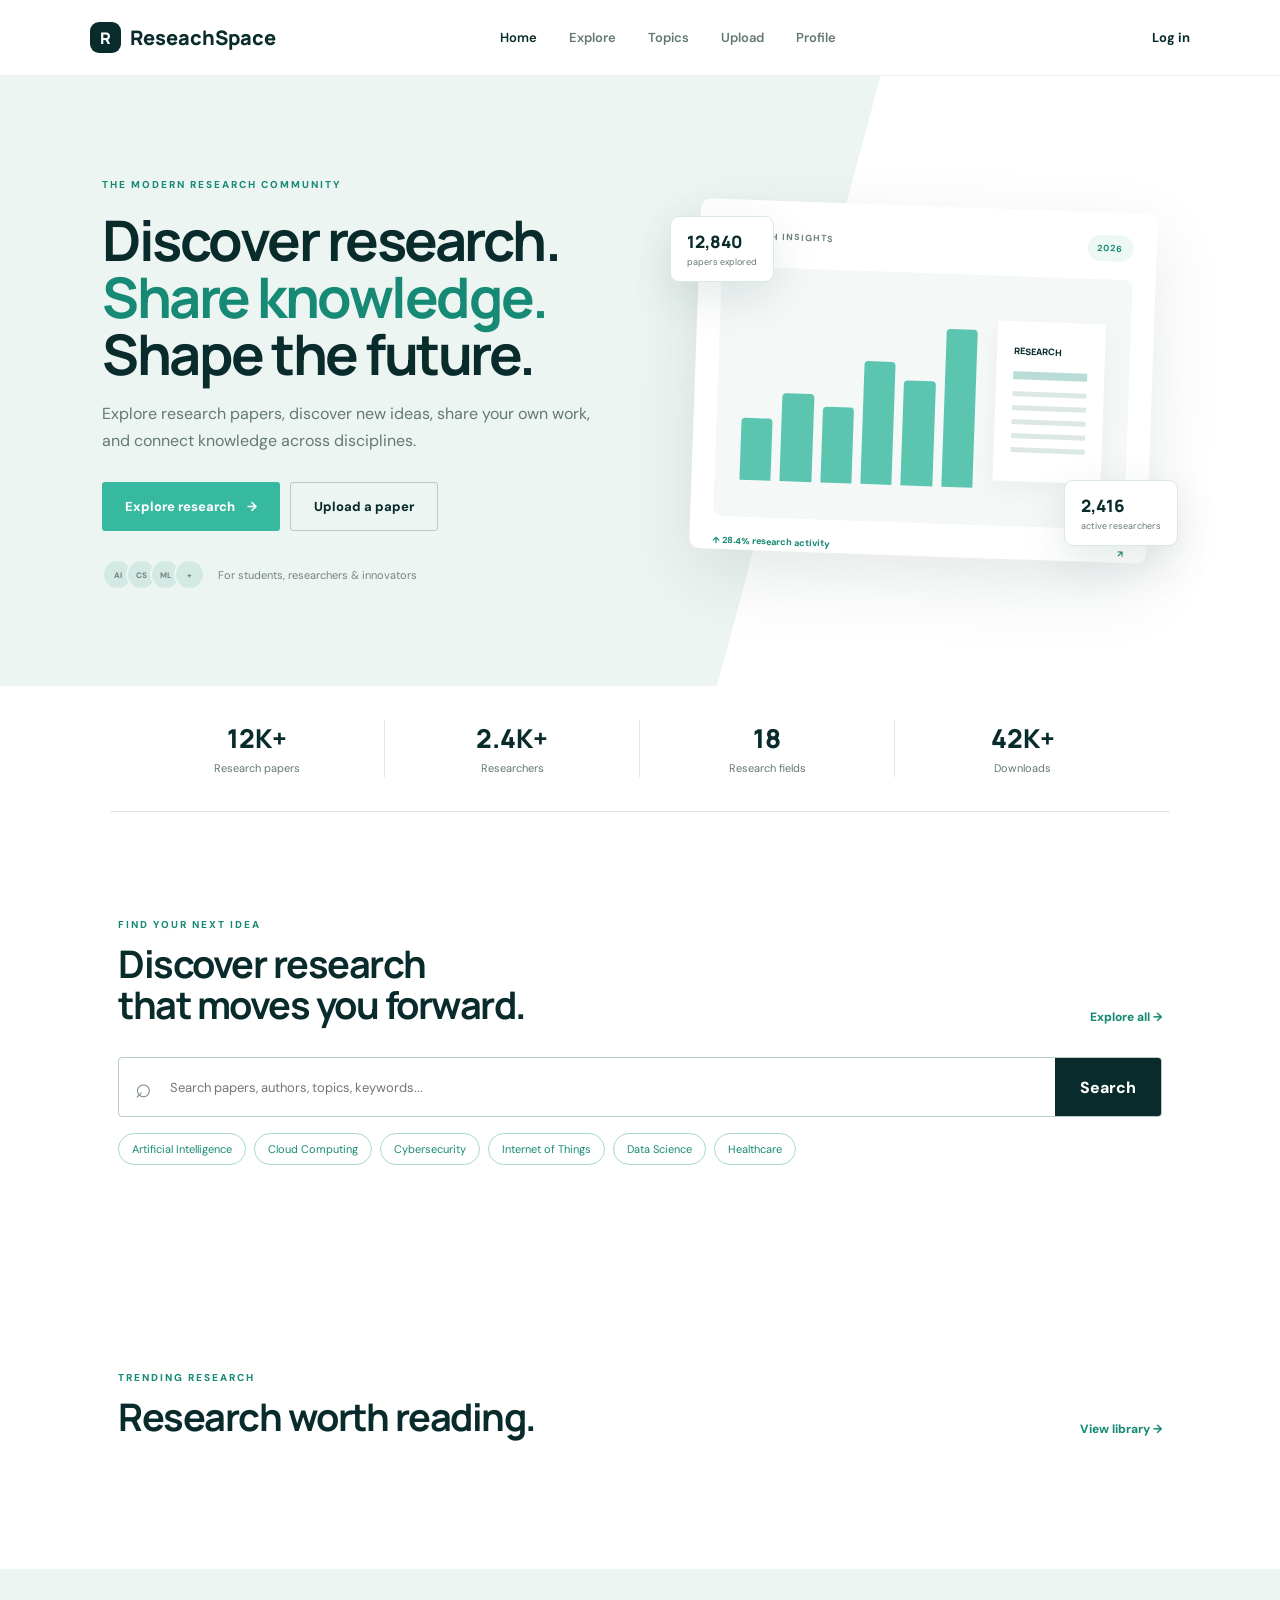
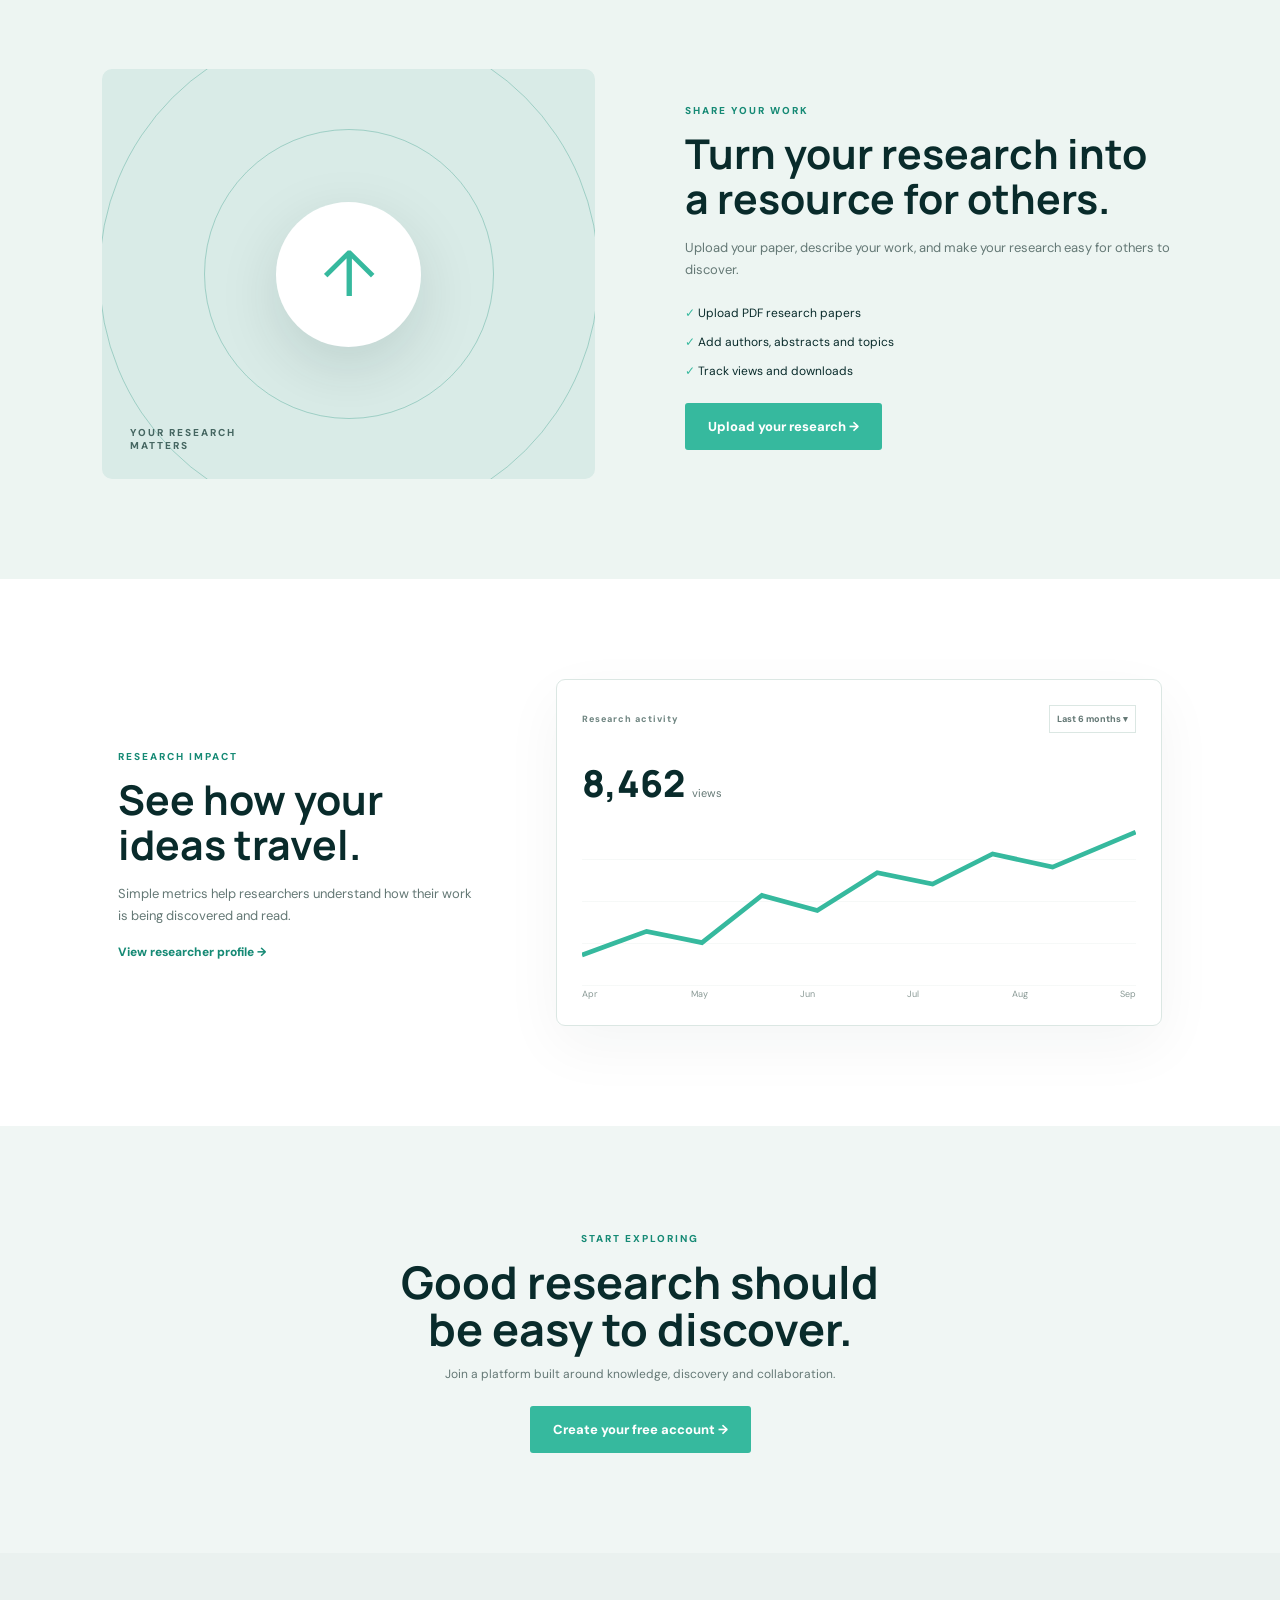
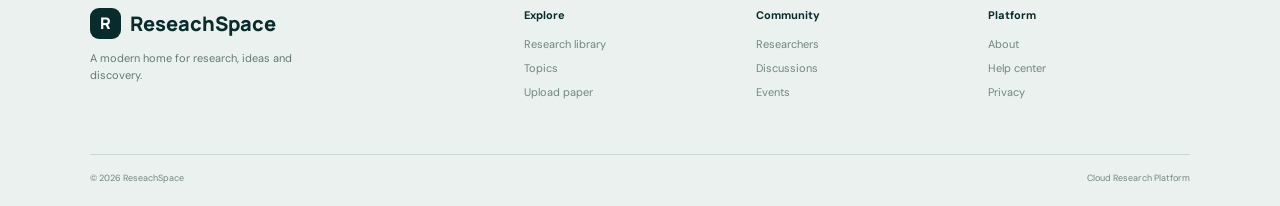
<file: index.html>
<!DOCTYPE html>
<html lang="en">
<head>
<meta charset="UTF-8">
<meta name="viewport" content="width=device-width, initial-scale=1.0">
<title>ReseachSpace | Discover Research</title>
<link rel="stylesheet" href="styles.css">
</head>
<body>
<div id="toast" class="toast"></div>

<header class="navbar">
  <a href="index.html" class="brand"><span class="brand-mark">R</span> ReseachSpace</a>
  <nav class="main-nav">
    <a href="index.html" data-page="index.html">Home</a>
    <a href="explore.html" data-page="explore.html">Explore</a>
    <a href="topics.html" data-page="topics.html">Topics</a>
    <a href="upload.php" data-page="upload.php">Upload</a>
    <a href="profile.html" data-page="profile.html">Profile</a>
  </nav>
  <div class="nav-actions" id="authNav"><a href="login.html" class="login">Log in</a></div>
</header>

<main>
<section class="hero">
  <div class="hero-content">
    <span class="eyebrow">THE MODERN RESEARCH COMMUNITY</span>
    <h1>Discover research.<br><em>Share knowledge.</em><br>Shape the future.</h1>
    <p>Explore research papers, discover new ideas, share your own work, and connect knowledge across disciplines.</p>
    <div class="hero-buttons">
      <a class="btn" href="explore.html">Explore research <b>→</b></a>
      <a class="btn outline" href="upload.php">Upload a paper</a>
    </div>
    <div class="hero-note">
      <span class="avatar-stack"><i>AI</i><i>CS</i><i>ML</i><i>+</i></span>
      <span>For students, researchers & innovators</span>
    </div>
  </div>

  <div class="hero-art">
    <div class="glow"></div>
    <div class="research-card">
      <div class="card-top"><span>RESEARCH INSIGHTS</span><b>2026</b></div>
      <div class="fake-dashboard">
        <div class="chart">
          <span style="height:35%"></span><span style="height:50%"></span>
          <span style="height:43%"></span><span style="height:70%"></span>
          <span style="height:60%"></span><span style="height:90%"></span>
        </div>
        <div class="fake-paper">
          <strong>RESEARCH</strong><hr><i></i><i></i><i></i><i></i><i></i>
        </div>
      </div>
      <div class="card-bottom">↑ 28.4% research activity <b>↗</b></div>
    </div>
    <div class="float-box one"><strong>12,840</strong><small>papers explored</small></div>
    <div class="float-box two"><strong>2,416</strong><small>active researchers</small></div>
  </div>
</section>

<section class="stats">
  <div><strong>12K+</strong><span>Research papers</span></div>
  <div><strong>2.4K+</strong><span>Researchers</span></div>
  <div><strong>18</strong><span>Research fields</span></div>
  <div><strong>42K+</strong><span>Downloads</span></div>
</section>

<section class="section">
  <div class="section-head">
    <div><span class="eyebrow">FIND YOUR NEXT IDEA</span><h2>Discover research<br>that moves you forward.</h2></div>
    <a href="explore.html" class="text-link">Explore all →</a>
  </div>
  <div class="search-box">
    <span>⌕</span>
    <input id="homeSearch" placeholder="Search papers, authors, topics, keywords..."
           onkeydown="if(event.key==='Enter') searchHome()">
    <button onclick="searchHome()">Search</button>
  </div>
  <div class="pills">
    <a href="explore.html?topic=Artificial Intelligence">Artificial Intelligence</a>
    <a href="explore.html?topic=Cloud Computing">Cloud Computing</a>
    <a href="explore.html?topic=Cybersecurity">Cybersecurity</a>
    <a href="explore.html?topic=IoT">Internet of Things</a>
    <a href="explore.html?topic=Data Science">Data Science</a>
    <a href="explore.html?topic=Healthcare">Healthcare</a>
  </div>
</section>

<section class="section featured">
  <div class="section-head">
    <div><span class="eyebrow">TRENDING RESEARCH</span><h2>Research worth reading.</h2></div>
    <a href="explore.html" class="text-link">View library →</a>
  </div>
  <div id="featured" class="paper-grid"></div>
</section>

<section class="feature-band">
  <div class="abstract-art">
    <div class="circle">↑</div>
    <div class="ring r1"></div><div class="ring r2"></div>
    <span>YOUR RESEARCH<br>MATTERS</span>
  </div>
  <div>
    <span class="eyebrow">SHARE YOUR WORK</span>
    <h2>Turn your research into a resource for others.</h2>
    <p>Upload your paper, describe your work, and make your research easy for others to discover.</p>
    <ul class="checks">
      <li>✓ Upload PDF research papers</li>
      <li>✓ Add authors, abstracts and topics</li>
      <li>✓ Track views and downloads</li>
    </ul>
    <a href="upload.php" class="btn">Upload your research →</a>
  </div>
</section>

<section class="section impact">
  <div>
    <span class="eyebrow">RESEARCH IMPACT</span>
    <h2>See how your ideas travel.</h2>
    <p>Simple metrics help researchers understand how their work is being discovered and read.</p>
    <a href="profile.html" class="text-link">View researcher profile →</a>
  </div>
  <div class="analytics">
    <div class="analytics-head"><span>Research activity</span><small>Last 6 months ▾</small></div>
    <strong class="big-number">8,462 <small>views</small></strong>
    <div class="line"><svg viewBox="0 0 600 180" preserveAspectRatio="none"><polyline points="0,145 70,120 130,132 195,82 255,98 320,58 380,70 445,38 510,52 600,15" fill="none" stroke="currentColor" stroke-width="5"/></svg></div>
    <div class="months"><span>Apr</span><span>May</span><span>Jun</span><span>Jul</span><span>Aug</span><span>Sep</span></div>
  </div>
</section>

<section class="cta">
  <span class="eyebrow">START EXPLORING</span>
  <h2>Good research should<br>be easy to discover.</h2>
  <p>Join a platform built around knowledge, discovery and collaboration.</p>
  <a href="signup.html" class="btn">Create your free account →</a>
</section>
</main>

<footer>
  <div class="footer-grid">
    <div><a class="brand" href="index.html"><span class="brand-mark">R</span> ReseachSpace</a><p>A modern home for research, ideas and discovery.</p></div>
    <div><h4>Explore</h4><a href="explore.html">Research library</a><a href="topics.html">Topics</a><a href="upload.php">Upload paper</a></div>
    <div><h4>Community</h4><a href="profile.html">Researchers</a><a href="#">Discussions</a><a href="#">Events</a></div>
    <div><h4>Platform</h4><a href="#">About</a><a href="#">Help center</a><a href="#">Privacy</a></div>
  </div>
  <div class="footer-bottom"><span>© 2026 ReseachSpace</span><span>Cloud Research Platform</span></div>
</footer>
<script src="app.js?v=fix2"></script>
</body>
</html>
</file>
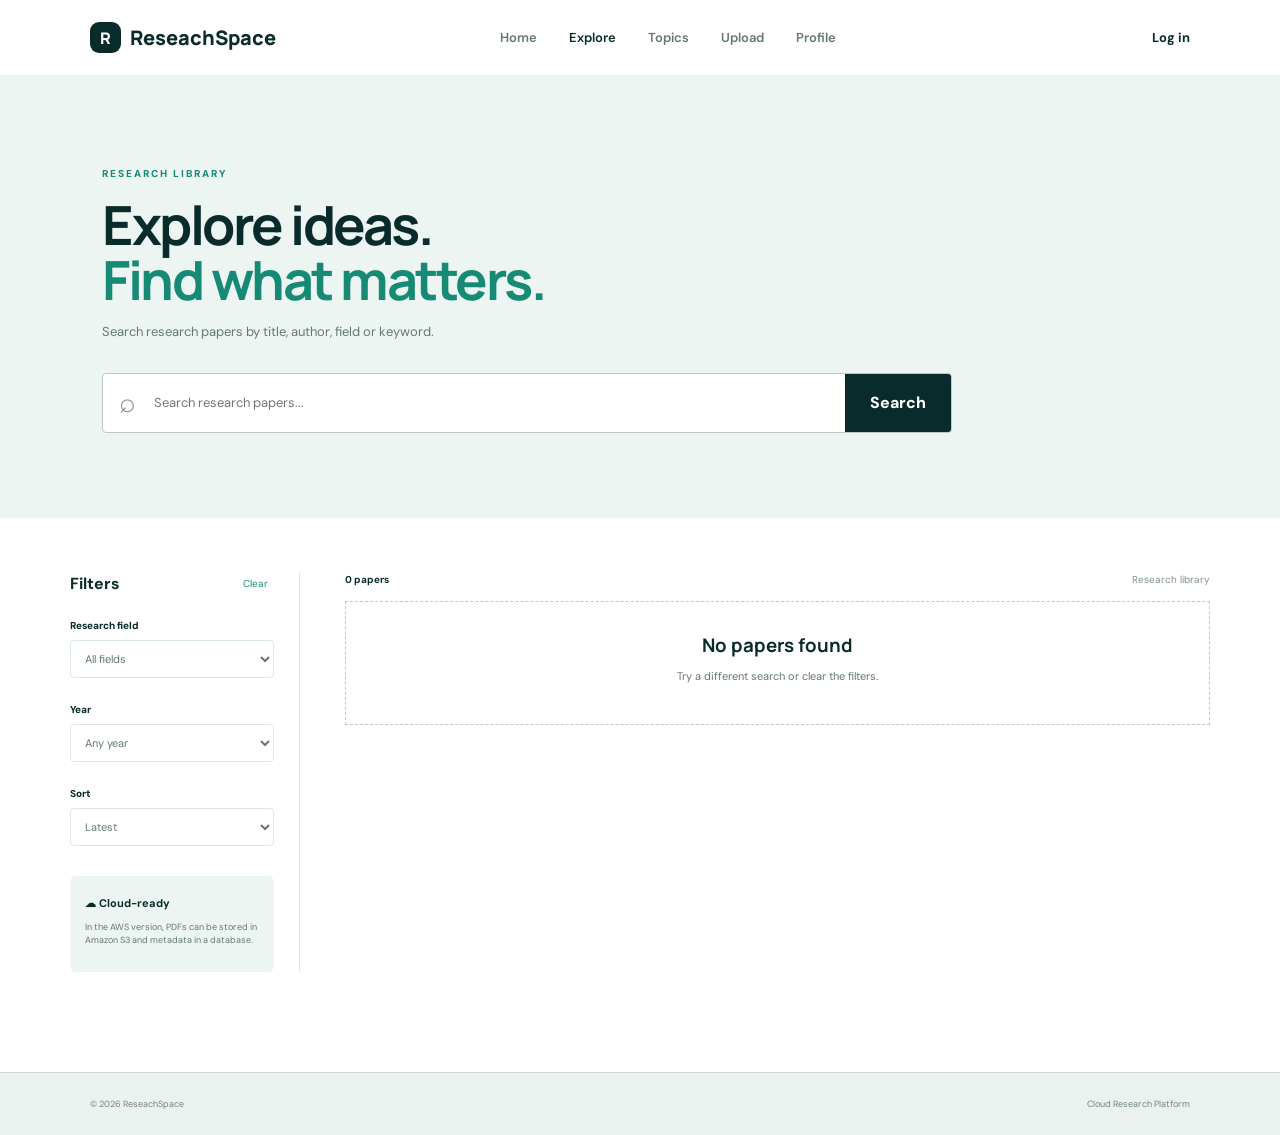
<file: explore.html>
<!DOCTYPE html>
<html lang="en">
<head><meta charset="UTF-8"><meta name="viewport" content="width=device-width, initial-scale=1.0"><title>Explore Research | ReseachSpace</title><link rel="stylesheet" href="styles.css"></head>
<body>
<header class="navbar">
  <a href="index.html" class="brand"><span class="brand-mark">R</span> ReseachSpace</a>
  <nav class="main-nav">
    <a href="index.html" data-page="index.html">Home</a>
    <a href="explore.html" data-page="explore.html">Explore</a>
    <a href="topics.html" data-page="topics.html">Topics</a>
    <a href="upload.php" data-page="upload.php">Upload</a>
    <a href="profile.html" data-page="profile.html">Profile</a>
  </nav>
  <div class="nav-actions" id="authNav"><a href="login.html" class="login">Log in</a></div>
</header>
<main>
<section class="page-hero"><span class="eyebrow">RESEARCH LIBRARY</span><h1>Explore ideas.<br><em>Find what matters.</em></h1><p>Search research papers by title, author, field or keyword.</p>
<div class="search-box"><span>⌕</span><input id="librarySearch" placeholder="Search research papers..." oninput="renderLibrary()"><button onclick="renderLibrary()">Search</button></div></section>
<section class="library">
<aside class="filters">
  <div class="filter-title"><b>Filters</b><button onclick="clearFilters()">Clear</button></div>
  <label>Research field</label>
  <select id="topicFilter" onchange="renderLibrary()"><option value="">All fields</option><option>Artificial Intelligence</option><option>Cloud Computing</option><option>Cybersecurity</option><option>IoT</option><option>Data Science</option><option>Healthcare</option><option>Computer Science</option><option>Physics</option></select>
  <label>Year</label><select id="yearFilter" onchange="renderLibrary()"><option value="">Any year</option><option>2026</option><option>2025</option><option>2024</option><option>2023</option></select>
  <label>Sort</label><select id="sortFilter" onchange="renderLibrary()"><option value="latest">Latest</option><option value="views">Most viewed</option><option value="downloads">Most downloaded</option></select>
  <div class="cloud-note"><b>☁ Cloud-ready</b><p>In the AWS version, PDFs can be stored in Amazon S3 and metadata in a database.</p></div>
</aside>
<div class="results"><div class="results-head"><b id="count">0 papers</b><span>Research library</span></div><div id="paperList"></div></div>
</section>
</main>
<footer class="compact-footer"><span>© 2026 ReseachSpace</span><span>Cloud Research Platform</span></footer>
<script src="app.js?v=fix2"></script>
</body></html>
</file>
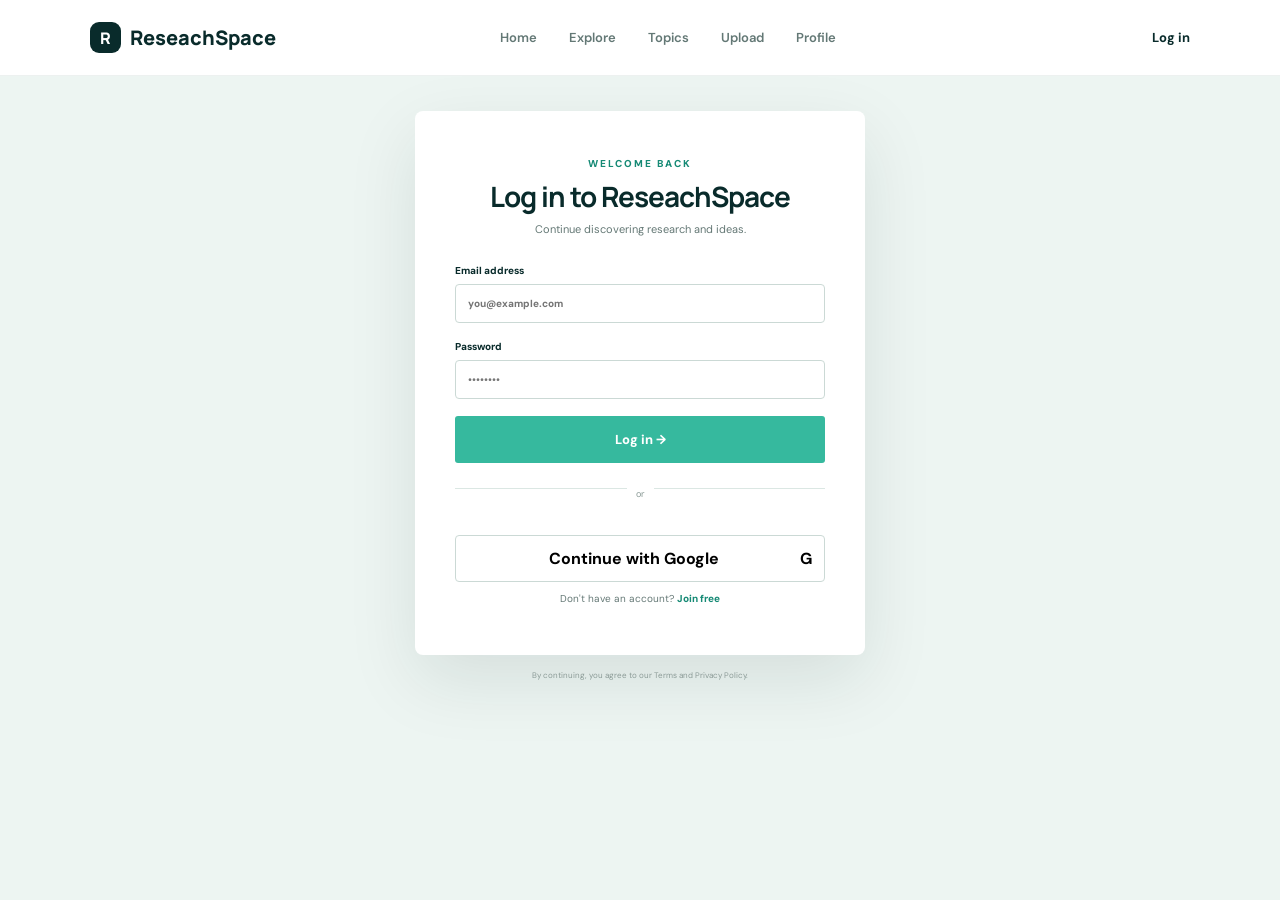
<file: login.html>
<!DOCTYPE html>
<html lang="en">
<head>
<meta charset="UTF-8">
<meta name="viewport" content="width=device-width, initial-scale=1.0">
<title>Login | ReseachSpace</title>
<link rel="stylesheet" href="styles.css">
</head>
<body class="auth" data-auth="login">
<header class="navbar">
  <a href="index.html" class="brand"><span class="brand-mark">R</span> ReseachSpace</a>
  <nav class="main-nav">
    <a href="index.html" data-page="index.html">Home</a>
    <a href="explore.html" data-page="explore.html">Explore</a>
    <a href="topics.html" data-page="topics.html">Topics</a>
    <a href="upload.php" data-page="upload.php">Upload</a>
    <a href="profile.html" data-page="profile.html">Profile</a>
  </nav>
  <div class="nav-actions" id="authNav"><a href="login.html" class="login">Log in</a></div>
</header>
<main class="auth-main">
  <div class="auth-card">
    <div class="auth-heading">
      <span class="eyebrow">WELCOME BACK</span>
      <h1>Log in to ReseachSpace</h1>
      <p>Continue discovering research and ideas.</p>
    </div>

    <form id="authForm">
      <label>Email address
        <input name="email" type="email" required placeholder="you@example.com" autocomplete="email">
      </label>
      <label>Password
        <input name="password" type="password" required placeholder="••••••••" autocomplete="current-password">
      </label>
      <button class="btn full" type="submit">Log in →</button>
    </form>

    <div class="or"><span>or</span></div>
    <button class="google" type="button" onclick="demoLogin()">Continue with Google <b>G</b></button>
    <p class="switch">Don't have an account? <a href="signup.html">Join free</a></p>
  </div>
  <small class="terms">By continuing, you agree to our Terms and Privacy Policy.</small>
</main>
<div id="toast" class="toast"></div>
<script src="app.js?v=fix2"></script>
</body>
</html>
</file>
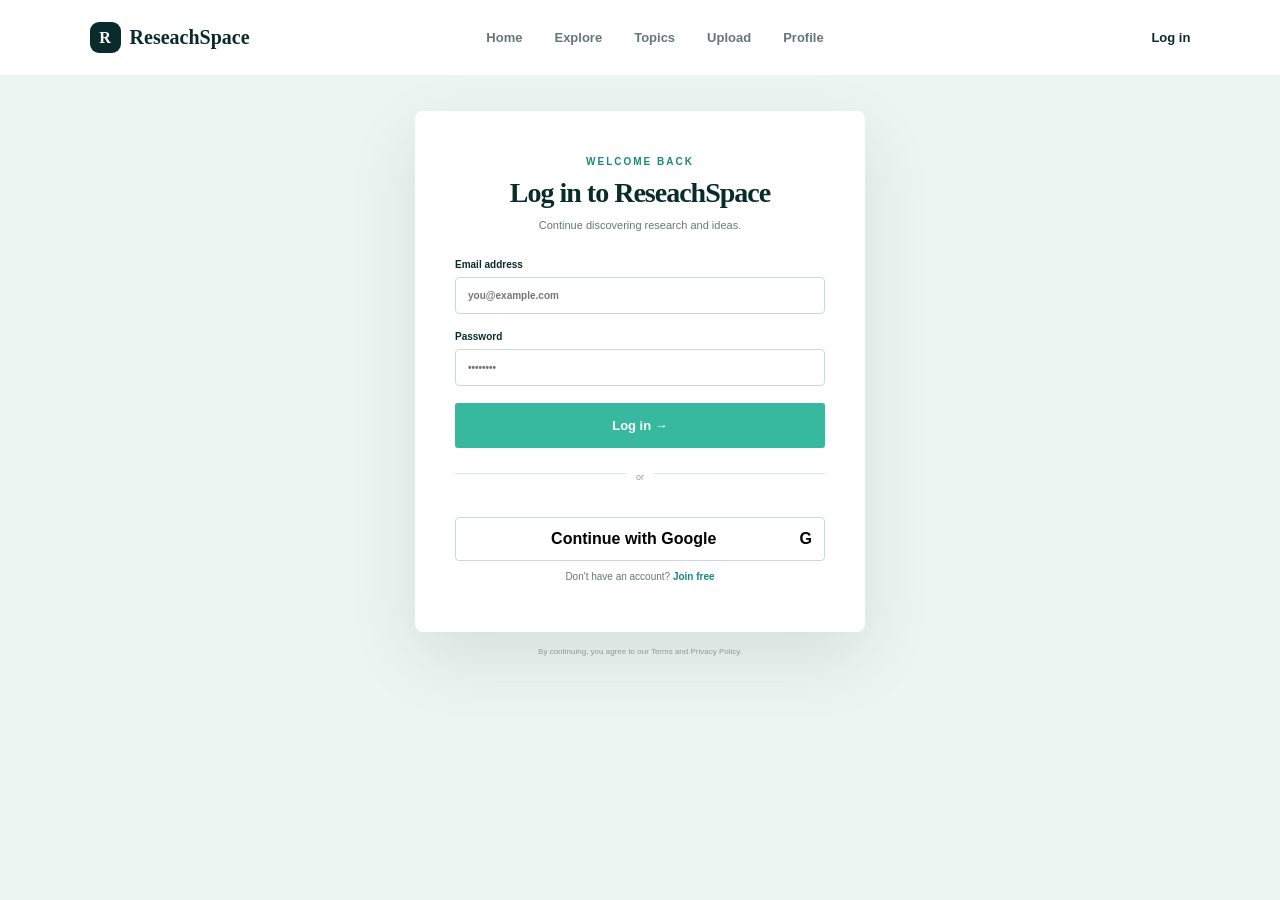
<file: profile.html>
<!DOCTYPE html>
<html lang="en">
<head><meta charset="UTF-8"><meta name="viewport" content="width=device-width, initial-scale=1.0"><title>Researcher Profile | ReseachSpace</title><link rel="stylesheet" href="styles.css"></head>
<body>
<header class="navbar">
  <a href="index.html" class="brand"><span class="brand-mark">R</span> ReseachSpace</a>
  <nav class="main-nav">
    <a href="index.html" data-page="index.html">Home</a>
    <a href="explore.html" data-page="explore.html">Explore</a>
    <a href="topics.html" data-page="topics.html">Topics</a>
    <a href="upload.php" data-page="upload.php">Upload</a>
    <a href="profile.html" data-page="profile.html">Profile</a>
  </nav>
  <div class="nav-actions" id="authNav"><a href="login.html" class="login">Log in</a></div>
</header>
<main class="profile">
<section class="profile-head"><div class="profile-avatar" id="profileAvatar">RS</div><div class="profile-info"><span class="eyebrow">RESEARCHER PROFILE</span><h1 id="profileName">Loading...</h1><p id="profileEmail">Loading...</p><div class="profile-tags"><span>Researcher</span><span>ReseachSpace</span></div></div><button class="btn outline" onclick="toast('Profile editing will be added later.')">Edit profile</button></section>
<section class="profile-stats"><div><b id="profileViews">0</b><small>Total views</small></div><div><b id="profileDownloads">0</b><small>Downloads</small></div><div><b id="profileCitations">0</b><small>Citations</small></div><div><b id="profilePaperCount">0</b><small>Papers</small></div></section>
<section class="profile-content">
  <div>
    <div class="section-mini"><h2>My published research</h2><span id="myPaperCount">0 papers</span></div>
    <div id="profilePapers"></div>

<div id="editModal" class="edit-modal hidden">
  <div class="edit-card">
    <div class="edit-head"><h2>Edit research</h2><button type="button" class="edit-close" onclick="closeEdit()">×</button></div>
    <form id="editForm">
      <input type="hidden" name="id" id="editId">
      <label>Paper title<input name="title" id="editTitle" required></label>
      <div class="two-col"><label>Research field<select name="topic" id="editTopic"><option>Artificial Intelligence</option><option>Cloud Computing</option><option>Cybersecurity</option><option>IoT</option><option>Data Science</option><option>Healthcare</option><option>Computer Science</option><option>Physics</option></select></label><label>Year<select name="year" id="editYear"><option>2026</option><option>2025</option><option>2024</option><option>2023</option></select></label></div>
      <label>Abstract<textarea name="abstract" id="editAbstract" required rows="7"></textarea></label>
      <div class="edit-actions"><button type="button" class="mini" onclick="closeEdit()">Cancel</button><button class="btn small" type="submit">Save changes</button></div>
    </form>
  </div>
</div>

    <div class="section-mini" style="margin-top:42px"><h2>More research on ReseachSpace</h2><span>Featured</span></div>
    <div id="profileFeatured"></div>
  </div>
  <aside class="impact-card"><h3>Research activity</h3><strong id="impactScore">0<small>/100</small></strong><p id="impactText">Upload papers and share your research to build activity.</p><div class="impact-bar"><i id="impactBar"></i></div><small>Activity score</small></aside>
</section>
</main>
<footer class="compact-footer"><span>© 2026 ReseachSpace</span><span>Researcher profile</span></footer>
<div id="toast" class="toast"></div>
<script src="app.js?v=edit1"></script>
</body></html>
</file>
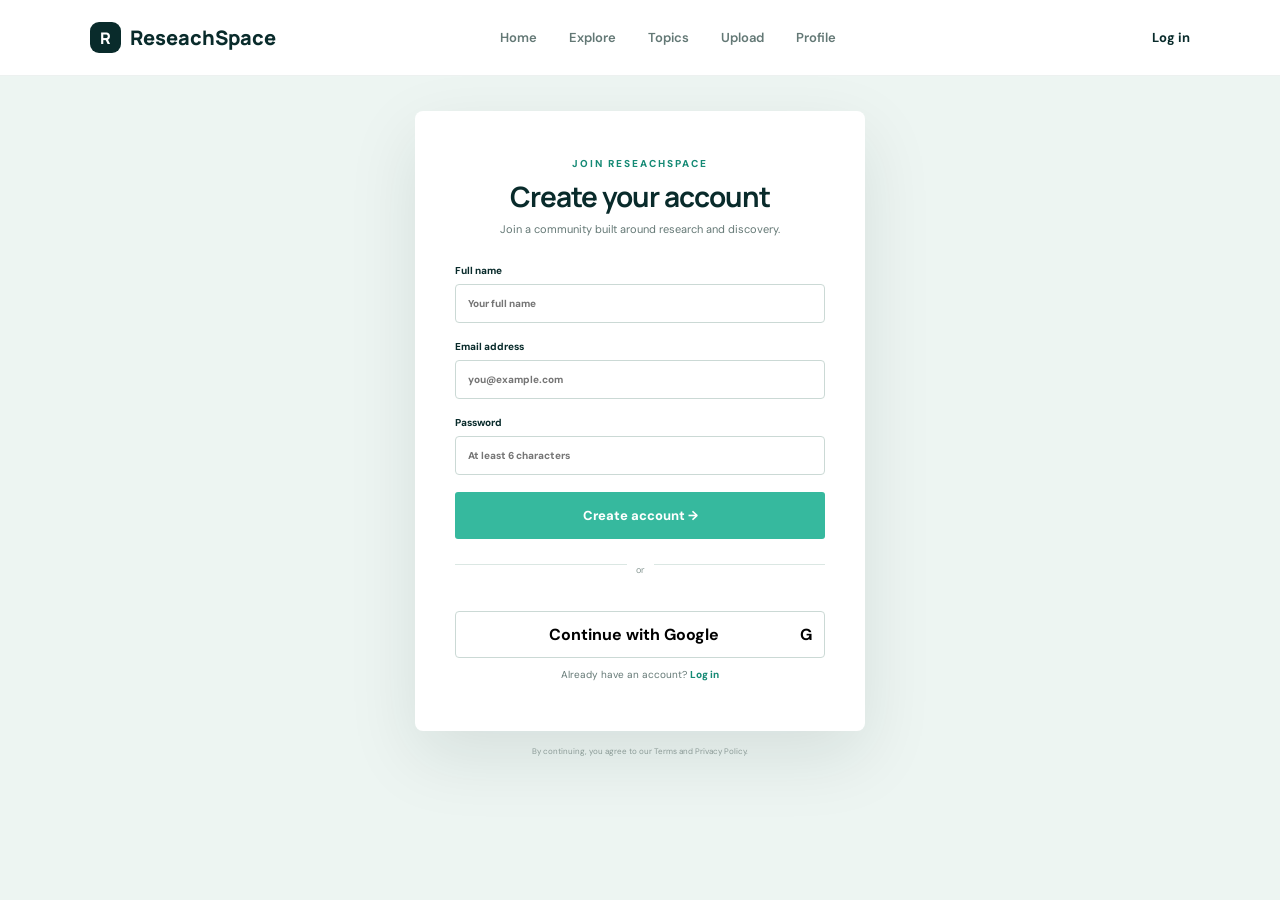
<file: signup.html>
<!DOCTYPE html>
<html lang="en">
<head>
<meta charset="UTF-8">
<meta name="viewport" content="width=device-width, initial-scale=1.0">
<title>Create account | ReseachSpace</title>
<link rel="stylesheet" href="styles.css">
</head>
<body class="auth" data-auth="signup">
<header class="navbar">
  <a href="index.html" class="brand"><span class="brand-mark">R</span> ReseachSpace</a>
  <nav class="main-nav">
    <a href="index.html" data-page="index.html">Home</a>
    <a href="explore.html" data-page="explore.html">Explore</a>
    <a href="topics.html" data-page="topics.html">Topics</a>
    <a href="upload.php" data-page="upload.php">Upload</a>
    <a href="profile.html" data-page="profile.html">Profile</a>
  </nav>
  <div class="nav-actions" id="authNav"><a href="login.html" class="login">Log in</a></div>
</header>
<main class="auth-main">
  <div class="auth-card">
    <div class="auth-heading">
      <span class="eyebrow">JOIN RESEACHSPACE</span>
      <h1>Create your account</h1>
      <p>Join a community built around research and discovery.</p>
    </div>

    <form id="authForm">
      <label>Full name
        <input name="name" type="text" required placeholder="Your full name" autocomplete="name">
      </label>
      <label>Email address
        <input name="email" type="email" required placeholder="you@example.com" autocomplete="email">
      </label>
      <label>Password
        <input name="password" type="password" required minlength="6" placeholder="At least 6 characters" autocomplete="new-password">
      </label>
      <button class="btn full" type="submit">Create account →</button>
    </form>

    <div class="or"><span>or</span></div>
    <button class="google" type="button" onclick="demoLogin()">Continue with Google <b>G</b></button>
    <p class="switch">Already have an account? <a href="login.html">Log in</a></p>
  </div>
  <small class="terms">By continuing, you agree to our Terms and Privacy Policy.</small>
</main>
<div id="toast" class="toast"></div>
<script src="app.js?v=fix2"></script>
</body>
</html>
</file>
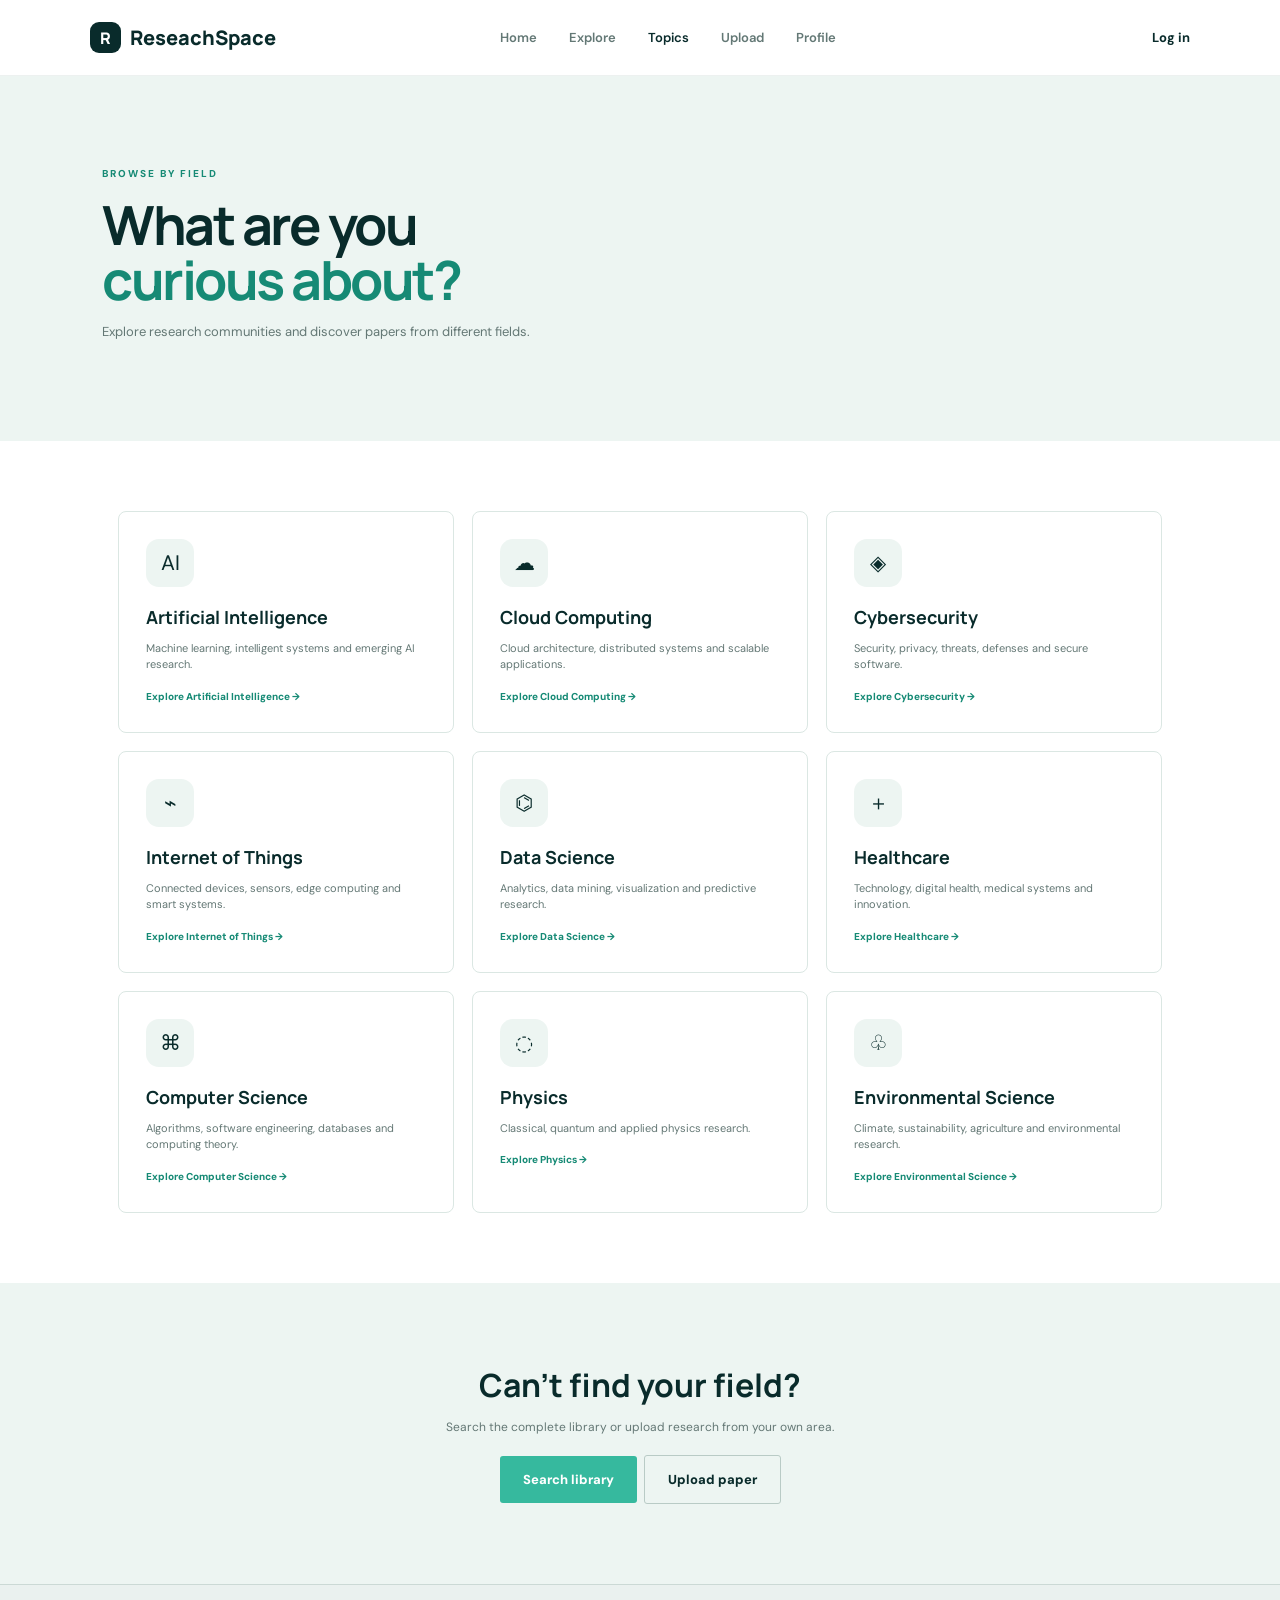
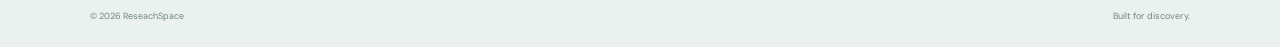
<file: topics.html>
<!DOCTYPE html>
<html lang="en">
<head><meta charset="UTF-8"><meta name="viewport" content="width=device-width, initial-scale=1.0"><title>Topics | ReseachSpace</title><link rel="stylesheet" href="styles.css"></head>
<body>
<header class="navbar">
  <a href="index.html" class="brand"><span class="brand-mark">R</span> ReseachSpace</a>
  <nav class="main-nav">
    <a href="index.html" data-page="index.html">Home</a>
    <a href="explore.html" data-page="explore.html">Explore</a>
    <a href="topics.html" data-page="topics.html">Topics</a>
    <a href="upload.php" data-page="upload.php">Upload</a>
    <a href="profile.html" data-page="profile.html">Profile</a>
  </nav>
  <div class="nav-actions" id="authNav"><a href="login.html" class="login">Log in</a></div>
</header>
<main>
<section class="page-hero"><span class="eyebrow">BROWSE BY FIELD</span><h1>What are you<br><em>curious about?</em></h1><p>Explore research communities and discover papers from different fields.</p></section>
<section id="topicGrid" class="topic-grid"></section>
<section class="topic-cta"><h2>Can't find your field?</h2><p>Search the complete library or upload research from your own area.</p><a href="explore.html" class="btn">Search library</a><a href="upload.php" class="btn outline">Upload paper</a></section>
</main>
<footer class="compact-footer"><span>© 2026 ReseachSpace</span><span>Built for discovery.</span></footer>
<script src="app.js?v=fix2"></script>
</body></html>
</file>
<file: styles.css>
@import url('https://fonts.googleapis.com/css2?family=DM+Sans:wght@400;500;600;700&family=Manrope:wght@500;600;700;800&display=swap');
:root{--ink:#092b2b;--muted:#647875;--teal:#36b99e;--dark-teal:#168a75;--pale:#edf5f2;--line:#dbe7e3;--white:#fff;--shadow:0 25px 70px rgba(9,43,43,.10)}
*{box-sizing:border-box}html{scroll-behavior:smooth}body{margin:0;color:var(--ink);font-family:"DM Sans",sans-serif;background:#fff}a{text-decoration:none;color:inherit}button,input,select,textarea{font:inherit}.navbar{height:76px;padding:0 7vw;display:flex;align-items:center;justify-content:space-between;border-bottom:1px solid #edf1f0;background:#fff;position:sticky;top:0;z-index:50}.brand{font:800 20px Manrope;display:flex;align-items:center;gap:9px}.brand-mark{display:grid;place-items:center;width:31px;height:31px;border-radius:9px;background:var(--ink);color:white;font-size:16px}.navbar nav{display:flex;gap:32px;color:#637875;font-size:13px;font-weight:600}.navbar nav a:hover,.navbar nav .active{color:var(--ink)}.nav-actions{display:flex;align-items:center;gap:19px}.login{font-size:13px;font-weight:700}.btn{display:inline-flex;justify-content:center;align-items:center;gap:12px;padding:15px 23px;border:0;border-radius:3px;background:var(--teal);color:#fff;font-size:13px;font-weight:800;cursor:pointer;transition:.2s}.btn:hover{background:var(--dark-teal);transform:translateY(-1px)}.btn.small{padding:11px 17px}.btn.outline{background:transparent;color:var(--ink);border:1px solid #b9cbc6;box-shadow:none}.btn.outline:hover{background:var(--pale)}.hamburger{display:none;border:0;background:none;font-size:23px}.hero{min-height:610px;padding:75px 8vw;display:grid;grid-template-columns:1fr 1fr;gap:60px;align-items:center;background:linear-gradient(105deg,var(--pale) 0 61%,#fff 61%)}.eyebrow{font-size:10px;letter-spacing:2px;font-weight:800;color:var(--dark-teal)}h1,h2,h3{font-family:Manrope;margin:0}h1{font-size:56px;line-height:1.02;letter-spacing:-2.5px}.hero h1{margin:18px 0}.hero h1 em,h1 em{font-style:normal;color:var(--dark-teal)}.hero p{max-width:560px;color:var(--muted);font-size:16px;line-height:1.7}.hero-buttons{display:flex;gap:10px;margin:28px 0}.hero-note{display:flex;align-items:center;gap:13px;color:#728480;font-size:11px}.avatar-stack{display:flex}.avatar-stack i{font-style:normal;width:31px;height:31px;border-radius:50%;display:grid;place-items:center;background:#d3e9e3;border:2px solid var(--pale);margin-left:-7px;font-size:8px;font-weight:800}.avatar-stack i:first-child{margin-left:0}.hero-art{height:430px;position:relative;display:grid;place-items:center}.glow{position:absolute;width:350px;height:350px;background:#dcefea;border-radius:50%}.research-card{width:min(465px,90%);height:350px;padding:23px;background:#fff;border-radius:10px;box-shadow:var(--shadow);position:relative;z-index:2;transform:rotate(2deg)}.card-top,.card-bottom,.analytics-head{display:flex;justify-content:space-between;align-items:center;color:#6f8581;font-size:9px;font-weight:800;letter-spacing:1px}.card-top b{background:#edf7f4;padding:7px 10px;border-radius:20px;color:var(--dark-teal)}.fake-dashboard{height:250px;margin:18px 0;background:#f4f8f7;border-radius:8px;display:flex;align-items:center;gap:20px;padding:25px}.chart{height:175px;flex:1;display:flex;gap:9px;align-items:flex-end}.chart span{flex:1;background:var(--teal);border-radius:4px 4px 0 0;opacity:.8}.fake-paper{height:160px;width:108px;background:#fff;padding:17px;box-shadow:0 8px 25px #0000000b}.fake-paper strong{font:800 9px Manrope}.fake-paper hr{border:0;border-top:8px solid #b9ddd6;margin:12px 0}.fake-paper i{display:block;height:5px;background:#dce8e5;margin:9px 0}.card-bottom{letter-spacing:0;color:var(--dark-teal)}.float-box{position:absolute;background:#fff;border:1px solid var(--line);box-shadow:0 15px 45px #092b2b1b;border-radius:9px;padding:13px 16px;z-index:4}.float-box strong,.float-box small{display:block}.float-box strong{font:800 17px Manrope}.float-box small{font-size:9px;color:var(--muted);margin-top:3px}.float-box.one{left:0;top:50px}.float-box.two{right:0;bottom:50px}.stats{max-width:1060px;margin:auto;padding:34px 20px;display:grid;grid-template-columns:repeat(4,1fr);border-bottom:1px solid var(--line)}.stats div{text-align:center;border-right:1px solid var(--line)}.stats div:last-child{border:0}.stats strong{display:block;font:800 26px Manrope}.stats span{font-size:11px;color:var(--muted)}.section{max-width:1100px;margin:auto;padding:100px 28px}.section-head{display:flex;align-items:end;justify-content:space-between;margin-bottom:32px}.section-head h2{font-size:38px;line-height:1.08;letter-spacing:-1.5px;margin-top:10px}.text-link{color:var(--dark-teal);font-size:12px;font-weight:800}.search-box{height:60px;border:1px solid #b9cbc6;display:flex;align-items:center;border-radius:4px;overflow:hidden}.search-box>span{font-size:28px;color:#81928e;padding:0 16px}.search-box input{border:0;outline:0;flex:1;color:var(--ink);font-size:13px}.search-box button{height:100%;border:0;background:var(--ink);color:#fff;padding:0 25px;font-weight:800;cursor:pointer}.pills{display:flex;flex-wrap:wrap;gap:8px;margin-top:16px}.pills a,.profile-tags span{border:1px solid #a9d9cf;border-radius:25px;padding:8px 13px;color:var(--dark-teal);font-size:11px}.paper-grid{display:grid;grid-template-columns:repeat(3,1fr);gap:17px}.paper-card{border:1px solid var(--line);padding:22px;border-radius:7px;transition:.2s}.paper-card:hover,.topic-card:hover{transform:translateY(-3px);box-shadow:var(--shadow)}.paper-topic{font-size:9px;font-weight:800;letter-spacing:1px;color:var(--dark-teal)}.paper-card h3{font-size:17px;line-height:1.3;margin:12px 0}.paper-card p,.library-paper p{font-size:11px;color:var(--muted);line-height:1.6}.paper-meta{display:flex;justify-content:space-between;border-top:1px solid var(--line);padding-top:14px;margin-top:17px;color:#7b8d89;font-size:9px}.feature-band{padding:100px 8vw;background:var(--pale);display:grid;grid-template-columns:1fr 1fr;gap:90px;align-items:center}.abstract-art{height:410px;border-radius:10px;background:#d9ebe7;position:relative;display:grid;place-items:center;overflow:hidden}.circle{width:145px;height:145px;background:#fff;border-radius:50%;display:grid;place-items:center;font-size:65px;color:var(--teal);box-shadow:0 20px 60px #092b2b20;z-index:2}.ring{position:absolute;border:1px solid #168a754d;border-radius:50%;width:290px;height:290px}.ring.r2{width:500px;height:500px}.abstract-art>span{position:absolute;left:28px;bottom:27px;font-size:10px;letter-spacing:2px;font-weight:800;color:#456661}.feature-band h2,.impact h2{font-size:41px;line-height:1.08;margin:12px 0 17px}.feature-band p,.impact p{color:var(--muted);line-height:1.7;font-size:13px}.checks{padding:0;list-style:none;margin:24px 0}.checks li{font-size:12px;margin:13px 0}.checks li::first-letter{color:var(--teal)}.impact{display:grid;grid-template-columns:.75fr 1.25fr;gap:75px;align-items:center}.analytics{border:1px solid var(--line);border-radius:9px;padding:25px;box-shadow:0 20px 60px #092b2b0c}.analytics-head small{border:1px solid var(--line);padding:7px;color:var(--muted);font-size:9px;letter-spacing:0}.big-number{display:block;font:800 37px Manrope;margin:25px 0 10px}.big-number small{font:400 11px DM Sans;color:var(--muted)}.line{height:170px;background:repeating-linear-gradient(to bottom,transparent 0,transparent 41px,#edf2f0 42px);color:var(--teal)}.line svg{width:100%;height:100%}.months{display:flex;justify-content:space-between;color:#899995;font-size:9px}.cta{text-align:center;background:#f0f6f4;padding:100px 20px}.cta h2{font-size:45px;line-height:1.05;margin:12px 0}.cta p{color:var(--muted);font-size:12px;margin-bottom:24px}footer{background:#eaf1ef;padding:55px 7vw 22px}.footer-grid{display:grid;grid-template-columns:2fr 1fr 1fr 1fr;gap:30px;padding-bottom:45px}.footer-grid p{max-width:250px;color:var(--muted);font-size:11px;line-height:1.6}.footer-grid h4{font-size:11px;margin:0 0 15px}.footer-grid>div>a:not(.brand){display:block;color:#718582;font-size:11px;margin:10px 0}.footer-bottom{border-top:1px solid #cbd9d5;padding-top:17px;display:flex;justify-content:space-between;color:#718582;font-size:9px}.compact-footer{display:flex;justify-content:space-between;background:#eaf1ef;padding:25px 7vw;color:#718582;font-size:9px;border-top:1px solid #cbd9d5}.page-hero{background:var(--pale);padding:85px 8vw}.page-hero.center{text-align:center}.page-hero h1{font-size:54px;margin:15px 0}.page-hero p{color:var(--muted);font-size:13px;max-width:570px;line-height:1.6}.page-hero.center p{margin:auto}.page-hero .search-box{max-width:850px;margin-top:30px;background:#fff}.library{max-width:1200px;margin:auto;padding:55px 30px 100px;display:grid;grid-template-columns:230px 1fr;gap:45px}.filters{border-right:1px solid var(--line);padding-right:25px}.filter-title{display:flex;justify-content:space-between}.filter-title button{border:0;background:none;color:var(--dark-teal);font-size:10px;cursor:pointer}.filters label{display:block;font-size:10px;font-weight:800;margin:25px 0 8px}.filters select{width:100%;padding:10px;border:1px solid var(--line);background:#fff;border-radius:4px;font-size:11px;color:var(--muted)}.cloud-note{margin-top:30px;background:var(--pale);padding:15px;border-radius:6px}.cloud-note b{font-size:11px}.cloud-note p{font-size:9px;line-height:1.5;color:var(--muted)}.results-head{display:flex;justify-content:space-between;font-size:10px;color:#81918e;margin-bottom:15px}.results-head b{color:var(--ink)}.library-paper{border:1px solid var(--line);border-radius:7px;padding:22px;margin-bottom:13px}.library-paper h2{font-size:19px;margin:9px 0}.paper-actions{display:flex;gap:8px;margin-top:16px}.mini{padding:9px 12px;border:1px solid #b9cbc6;background:#fff;border-radius:3px;font-size:10px;font-weight:800;cursor:pointer}.mini.primary{background:var(--ink);border-color:var(--ink);color:#fff}.delete-paper{color:#a33;border-color:#d9b7b7;background:#fff}.delete-paper:hover{background:#fff2f2;border-color:#c88}.empty{padding:30px;border:1px dashed #b9cbc6;text-align:center}.empty p{color:var(--muted);font-size:11px}.topic-grid{max-width:1100px;margin:auto;padding:70px 28px;display:grid;grid-template-columns:repeat(3,1fr);gap:18px}.topic-card{border:1px solid var(--line);border-radius:8px;padding:27px;min-height:205px;transition:.2s}.topic-icon{width:48px;height:48px;display:grid;place-items:center;border-radius:13px;background:var(--pale);font-size:21px}.topic-card h3{font-size:18px;margin:18px 0 7px}.topic-card p{font-size:11px;color:var(--muted);line-height:1.5}.topic-card a{font-size:10px;font-weight:800;color:var(--dark-teal)}.topic-cta{text-align:center;padding:80px 20px;background:var(--pale)}.topic-cta h2{font-size:32px}.topic-cta p{color:var(--muted);font-size:12px;margin-bottom:20px}.topic-cta .outline{margin-left:7px}.upload-layout{max-width:1100px;margin:50px auto 100px;padding:0 25px;display:grid;grid-template-columns:1fr 310px;gap:45px}.upload-form{border:1px solid var(--line);border-radius:8px;padding:34px}.form-heading{display:flex;justify-content:space-between;border-bottom:1px solid var(--line);padding-bottom:18px;margin-bottom:24px}.form-heading h2{font-size:21px}.form-heading p{font-size:10px;color:var(--muted);margin:5px 0}.form-heading>b{color:#a5b6b2;font:700 12px Manrope}.upload-form label{display:block;font-size:10px;font-weight:800;margin-bottom:18px}.upload-form input,.upload-form select,.upload-form textarea{width:100%;display:block;margin-top:7px;border:1px solid #cbd9d5;border-radius:4px;padding:12px;outline:0;background:#fff;color:var(--ink);font-size:12px}.upload-form textarea{resize:vertical}.two-col{display:grid;grid-template-columns:1fr 140px;gap:14px}.second{margin-top:35px}.dropzone{text-align:center!important;border:1.5px dashed #9fc8bf!important;background:#f7fbfa;padding:30px;border-radius:6px;cursor:pointer}.dropzone input{display:none}.dropzone>span{display:grid;place-items:center;width:46px;height:46px;border-radius:50%;background:#dff1ec;color:var(--dark-teal);font-size:23px;margin:0 auto 10px}.dropzone strong,.dropzone small{display:block}.dropzone small{color:var(--muted);font-weight:400;margin-top:7px}.submit-row{display:flex;justify-content:space-between;align-items:center;margin-top:25px}.submit-row small{font-size:9px;color:var(--muted)}.upload-side{display:flex;flex-direction:column;gap:14px}.dark-card{background:var(--ink);color:#fff;padding:27px;border-radius:8px}.dark-card .eyebrow{color:#6ad8bf}.dark-card h3{color:#fff;font-size:22px;line-height:1.2;margin:13px 0 25px}.dark-card div{border-top:1px solid #ffffff22;padding:14px 0}.dark-card div b,.dark-card div small{display:block}.dark-card div b{font:800 21px Manrope}.dark-card div small{font-size:9px;color:#b7cfca}.info-card{padding:18px;background:var(--pale);border-radius:7px}.info-card b{font-size:11px}.info-card p{font-size:10px;color:var(--muted);line-height:1.5}.auth{background:var(--pale);min-height:100vh}.auth-logo{padding:30px 7vw}.auth-main{display:grid;place-items:center;padding:35px 20px}.auth-card{width:min(450px,100%);background:#fff;border-radius:8px;padding:40px;box-shadow:var(--shadow)}.auth-heading{text-align:center;margin-bottom:28px}.auth-heading h1{font-size:28px;letter-spacing:-1px;margin:10px 0}.auth-heading p{font-size:11px;color:var(--muted)}#authForm label{display:block;font-size:10px;font-weight:800;margin-bottom:17px}.auth-card input{width:100%;display:block;margin-top:7px;border:1px solid #cbd9d5;padding:12px;border-radius:4px;outline:0}.full{width:100%}.hidden{display:none!important}.or{border-top:1px solid var(--line);text-align:center;margin:25px 0}.or span{position:relative;top:-8px;background:#fff;padding:0 9px;color:#899995;font-size:9px}.google{width:100%;padding:12px;background:#fff;border:1px solid #cbd9d5;border-radius:4px;font-weight:700;cursor:pointer}.google b{float:right}.switch{text-align:center;color:var(--muted);font-size:10px}.switch button{border:0;background:none;color:var(--dark-teal);font-weight:800;cursor:pointer}.terms{color:#8a9a96;font-size:8px;margin-top:15px}.profile{max-width:1100px;margin:auto;padding:60px 25px 100px}.profile-head{display:flex;align-items:center;gap:24px;border-bottom:1px solid var(--line);padding-bottom:38px}.profile-avatar{width:95px;height:95px;border-radius:50%;background:var(--ink);color:#fff;display:grid;place-items:center;font:800 27px Manrope}.profile-info{flex:1}.profile-info h1{font-size:38px;letter-spacing:-1px;margin:7px 0}.profile-info p{font-size:12px;color:var(--muted)}.profile-tags{display:flex;gap:6px;flex-wrap:wrap;margin-top:11px}.profile-tags span{font-size:9px;padding:6px 9px}.profile-stats{display:grid;grid-template-columns:repeat(4,1fr);padding:30px 0;border-bottom:1px solid var(--line)}.profile-stats div{border-right:1px solid var(--line);padding-left:20px}.profile-stats div:first-child{padding-left:0}.profile-stats div:last-child{border:0}.profile-stats b,.profile-stats small{display:block}.profile-stats b{font:800 25px Manrope}.profile-stats small{font-size:9px;color:var(--muted);margin-top:4px}.profile-content{display:grid;grid-template-columns:1fr 280px;gap:50px;margin-top:50px}.section-mini{display:flex;justify-content:space-between;align-items:center;margin-bottom:15px}.section-mini h2{font-size:23px}.section-mini span{font-size:9px;color:var(--muted)}.profile-paper{padding:18px 0;border-bottom:1px solid var(--line)}.profile-paper h3{font-size:16px;margin:8px 0}.profile-paper p{font-size:9px;color:var(--muted)}.impact-card{background:var(--pale);padding:25px;border-radius:8px;height:max-content}.impact-card h3{font-size:17px}.impact-card>strong{font:800 53px Manrope;display:block;margin:18px 0 5px}.impact-card>strong small{font:400 14px DM Sans;color:var(--muted)}.impact-card p{font-size:10px;color:var(--muted);line-height:1.5}.impact-bar{height:7px;background:#d3e2de;border-radius:10px;overflow:hidden;margin:25px 0 7px}.impact-bar i{display:block;width:82%;height:100%;background:var(--teal)}.impact-card>small{font-size:8px;color:var(--muted)}.toast{position:fixed;right:20px;bottom:20px;background:var(--ink);color:#fff;padding:13px 17px;border-radius:5px;font-size:11px;opacity:0;transform:translateY(10px);transition:.25s;z-index:100}.toast.show{opacity:1;transform:translateY(0)}

/* Consistent site navigation */
.navbar .main-nav{align-items:center}
.navbar .main-nav a{white-space:nowrap}
.nav-actions:empty{min-width:140px}
.nav-actions .nav-logout{min-width:88px}
@media(max-width:850px){.nav-actions:empty{min-width:0}}
@media(max-width:850px){.navbar nav{display:none}.navbar.open nav{display:flex;position:absolute;left:0;right:0;top:76px;background:#fff;padding:20px 7vw;flex-direction:column;gap:16px;border-bottom:1px solid var(--line)}.hamburger{display:block}.hero{grid-template-columns:1fr;background:var(--pale);padding-top:55px}.paper-grid,.topic-grid{grid-template-columns:1fr 1fr}.feature-band,.impact{grid-template-columns:1fr;gap:45px}.library,.upload-layout{grid-template-columns:1fr}.filters{border-right:0;border-bottom:1px solid var(--line);padding:0 0 25px}.footer-grid{grid-template-columns:1fr 1fr}.profile-content{grid-template-columns:1fr}.profile-head{flex-wrap:wrap}.stats{grid-template-columns:1fr 1fr;gap:20px}.stats div:nth-child(2){border:0}.stats div{border-bottom:1px solid var(--line);padding-bottom:15px}}
@media(max-width:560px){.nav-actions .login{display:none}.hero{padding:45px 24px}.hero h1,.page-hero h1{font-size:39px}.hero-art{height:330px}.research-card{height:275px}.fake-dashboard{height:190px}.chart{height:130px}.fake-paper{height:120px}.float-box.one{left:-8px}.float-box.two{right:-7px}.section{padding:70px 20px}.section-head{display:block}.section-head .text-link{display:inline-block;margin-top:14px}.paper-grid,.topic-grid{grid-template-columns:1fr}.feature-band{padding:65px 25px}.abstract-art{height:320px}.feature-band h2,.impact h2{font-size:33px}.cta h2{font-size:36px}.footer-grid{grid-template-columns:1fr}.footer-bottom,.compact-footer{display:block;line-height:1.8}.page-hero{padding:65px 25px}.page-hero .search-box{margin-top:25px}.library{padding:40px 18px 80px}.search-box button{padding:0 15px}.upload-layout{padding:0 15px}.upload-form{padding:22px}.two-col{grid-template-columns:1fr}.submit-row{display:block}.submit-row .btn{width:100%;margin-top:13px}.auth-card{padding:28px 22px}.profile{padding:40px 20px}.profile-head .btn{margin-left:119px}.profile-info h1{font-size:30px}.profile-stats{grid-template-columns:1fr 1fr;gap:20px}.profile-stats div{border:0;padding:0}}

/* Separate login and signup pages */
.auth-card .switch a{color:var(--dark-teal);font-weight:800}

/* Consistent authentication area in the navbar */
.nav-actions{display:flex;align-items:center;justify-content:flex-end;min-width:120px;}
.nav-user{font-weight:700;color:#092f2f;text-decoration:none;white-space:nowrap;max-width:180px;overflow:hidden;text-overflow:ellipsis;}
.nav-user:hover{text-decoration:underline;}
.nav-logout{cursor:pointer;}

/* Final navbar authentication layout */
.navbar{display:flex;align-items:center;gap:28px;}
.navbar .brand{flex-shrink:0;}
.navbar .main-nav{flex:1;justify-content:center;display:flex;align-items:center;gap:32px;}
.nav-actions{width:125px;min-width:125px;display:flex;align-items:center;justify-content:flex-end;}
.nav-actions .login,.nav-actions .nav-user{font-size:13px;font-weight:700;white-space:nowrap;}
.nav-actions .nav-user{max-width:125px;overflow:hidden;text-overflow:ellipsis;color:var(--ink);}
.nav-actions .nav-user:hover{color:var(--dark-teal);}
.nav-actions .nav-logout{white-space:nowrap;}
@media(max-width:850px){
  .navbar{gap:12px;}
  .navbar .main-nav{justify-content:flex-start;}
  .nav-actions{width:auto;min-width:90px;}
}

/* Final consistent authentication navbar */
.nav-actions{display:flex!important;align-items:center!important;justify-content:flex-end!important;min-width:130px!important;width:130px!important;height:100%!important;}
.nav-actions .login,.nav-actions .nav-user{display:inline-flex!important;align-items:center!important;justify-content:center!important;font-size:13px!important;font-weight:700!important;white-space:nowrap!important;}
.nav-actions .nav-user{color:var(--ink)!important;max-width:130px!important;overflow:hidden!important;text-overflow:ellipsis!important;}
.nav-actions .nav-user:hover{color:var(--dark-teal)!important;text-decoration:underline!important;}
.nav-actions .nav-logout{display:inline-flex!important;white-space:nowrap!important;}
@media(max-width:850px){.nav-actions{min-width:100px!important;width:100px!important;}}
@media(max-width:560px){.nav-actions{min-width:80px!important;width:80px!important;}.nav-actions .login{display:inline-flex!important;}}

/* PDF action links */
.paper-actions .mini {
  display: inline-flex;
  align-items: center;
  justify-content: center;
  text-decoration: none;
  cursor: pointer;
}
</file>
